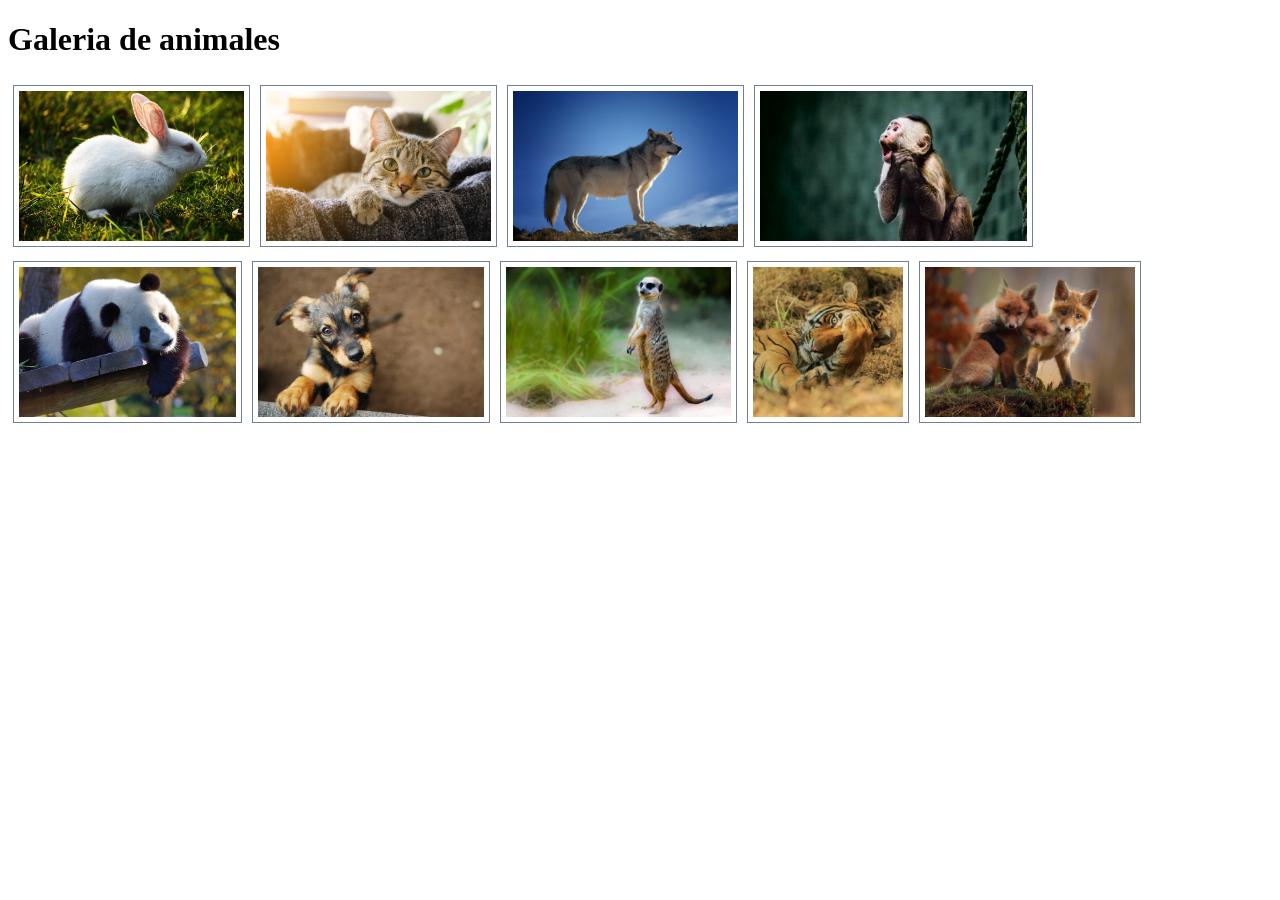
<file: LAB_TDAW_10_DiegoCastro/index.html>
<!DOCTYPE html>
<html lang="en">
<head>
    <meta charset="UTF-8">
    <meta http-equiv="X-UA-Compatible" content="IE=edge">
    <meta name="viewport" content="width=device-width, initial-scale=1.0">
    <link rel="stylesheet" href="styles/foto.css">
    <script src="scrips/foto-list.js" defer></script>
    <script src="scrips/foto.js" defer></script>
    <title>Fotos galeria</title>
</head>
<body>
    <h1>Galeria de animales</h1>
    <section id="album-view"></section>
    <section id="modal-view" class="hidden"></section>
</body>
</html>
</file>
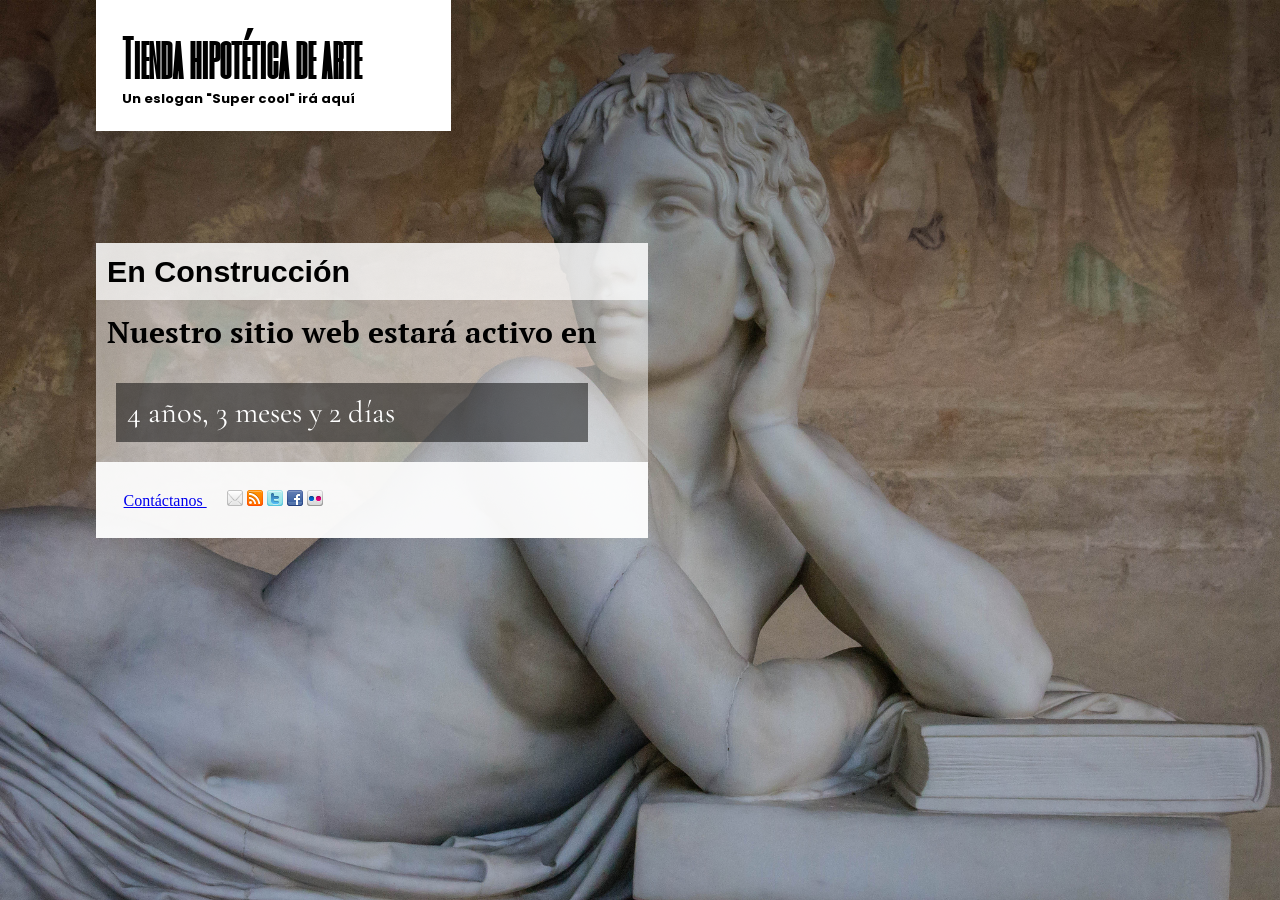
<file: LAB_TDAW_7_DiegoCastro/index.html>
<!DOCTYPE html>
<html>
<head>
  <meta charset="utf-8">
  <link rel="stylesheet" href="styles/reset.css">
  <link rel="stylesheet" href="styles/styles.css">
  <link rel="preconnect" href="https://fonts.googleapis.com">
<link rel="preconnect" href="https://fonts.gstatic.com" crossorigin>
<link href="https://fonts.googleapis.com/css2?family=Cormorant+Garamond:wght@700&family=PT+Serif:wght@700&family=Poppins:wght@200&family=Six+Caps&display=swap" rel="stylesheet"> 
  <title>Tienda hipotética de arte</title>
</head>
<body>
  <header>
    <h1>Tienda hipotética de arte</h1>
    <h2>Un eslogan "Super cool" irá aquí</h2>
  </header>
  <article>
    <h2>En Construcción</h2>
    <p>Nuestro sitio web estará activo en</p>
    <p>4 años, 3 meses y 2 días</p>
    <footer><a href="mailto:abc@abc.abc">Contáctanos </a>  &nbsp;&nbsp;&nbsp;&nbsp;
      <img src="images/social/email_16.png" alt="Correo a alguien" />
      <img src="images/social/rss_16.png" alt="Contenidos indicados" />
      <img src="images/social/twitter_16.png" alt="Comparte esto en Twitter" />
      <img src="images/social/facebook_16.png" alt="Comparte esto en Facebook" />
      <img src="images/social/flickr_16.png" alt="Ve esto en Flickr" />
    </footer>
  </article>
</body>
</html>
</file>
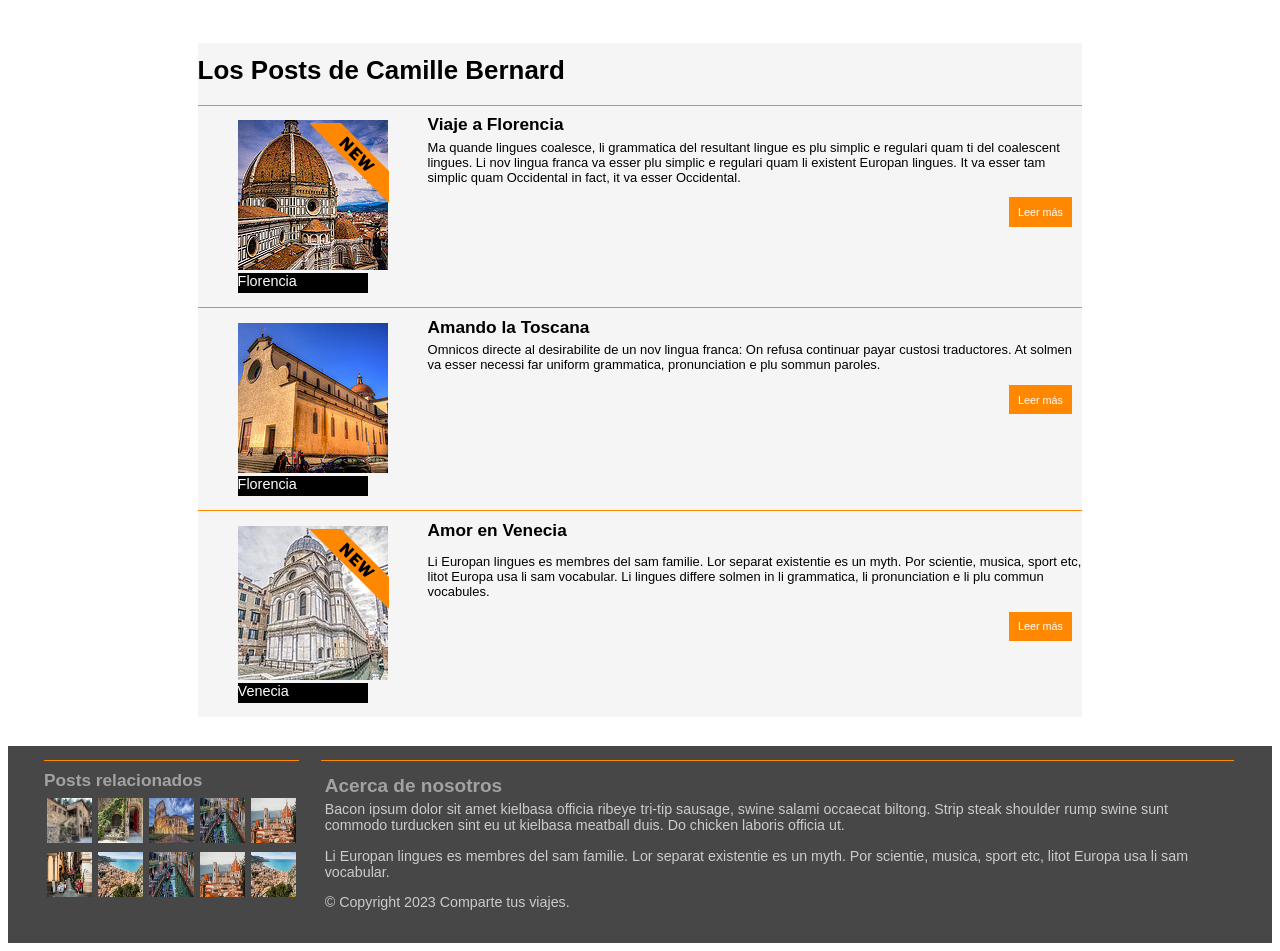
<file: LAB_TDAW_8_DiegoCastro/index.html>
<!DOCTYPE html>
<html>
<head lang="en">
   <meta charset="utf-8">
    <title>Mis viajes</title>

   <link rel="stylesheet" href="styles/estilo.css" />
</head>
<body>

<article>
<h1>Los Posts de Camille Bernard</h1>
    
<div class="information">
   <figure>
      <img src="images/photo1.jpg" alt=""/>
      <figcaption>Florencia</figcaption>
      <img src="images/new.png" alt="" class="overimage"/>      
   </figure>
    
   <div>
      <h2>Viaje a Florencia</h2>
      <p>Ma quande lingues coalesce, li grammatica del resultant lingue es plu simplic e regulari quam ti del coalescent lingues. Li nov lingua franca va esser plu simplic e regulari quam li existent Europan lingues. It va esser tam simplic quam Occidental in fact, it va esser Occidental.</p>
      <div class="right">
         <a href="#" class="linkbutton">Leer más</a>
      </div>
       
   </div>
    
</div>

<div class="information">
   <figure>
      <img src="images/photo2.jpg" alt="" />
      <figcaption>Florencia</figcaption>
       
   </figure>
   <div>
      <h2>Amando la Toscana</h2>
      <p>Omnicos directe al desirabilite de un nov lingua franca: On refusa continuar payar custosi traductores. At solmen va esser necessi far uniform grammatica, pronunciation e plu sommun paroles.</p>
      <div class="right">
         <a href="#" class="linkbutton">Leer más</a>
      </div>
       
   </div>
    
</div>

<div class="information">
   <figure>
      <img src="images/photo3.jpg" alt="" />
      <figcaption>Venecia</figcaption>
      <img src="images/new.png" alt="" class="overimage"/>      
   </figure>
    
   <div>
      <h2>Amor en Venecia</h2>
      <p><p>Li Europan lingues es membres del sam familie. Lor separat existentie es un myth. Por scientie, musica, sport etc, litot Europa usa li sam vocabular. Li lingues differe solmen in li grammatica, li pronunciation e li plu commun vocabules.</p>
      <div class="right">
         <a href="#" class="linkbutton">Leer más</a>
        
      </div> 
       
   </div>
    
</div>


</article>
<footer>
   <div class="footer">
      <h2>Posts relacionados</h2>
      <div>
      <img src="images/small/1.jpg" /><img src="images/small/2.jpg"  /><img src="images/small/3.jpg"  /><img src="images/small/4.jpg" /><img src="images/small/5.jpg" />
          <br/>
<img src="images/small/6.jpg" /><img src="images/small/7.jpg" /><img src="images/small/8.jpg" /><img src="images/small/9.jpg" /><img src="images/small/10.jpg" />      
      </div>
   </div>  
    
   <div class="footerSection">
      <h2>Acerca de nosotros</h2>
      <p>Bacon ipsum dolor sit amet kielbasa officia ribeye tri-tip sausage, swine salami occaecat biltong. Strip steak shoulder rump swine sunt commodo turducken sint eu ut kielbasa meatball duis. Do chicken laboris officia ut. </p>
      <p>Li Europan lingues es membres del sam familie. Lor separat existentie es un myth. Por scientie, musica, sport etc, litot Europa usa li sam vocabular.</p>
      <p>&copy; Copyright 2023 Comparte tus viajes.
       </p>
   </div>
    

   
</footer>
</body>
</html>
</file>
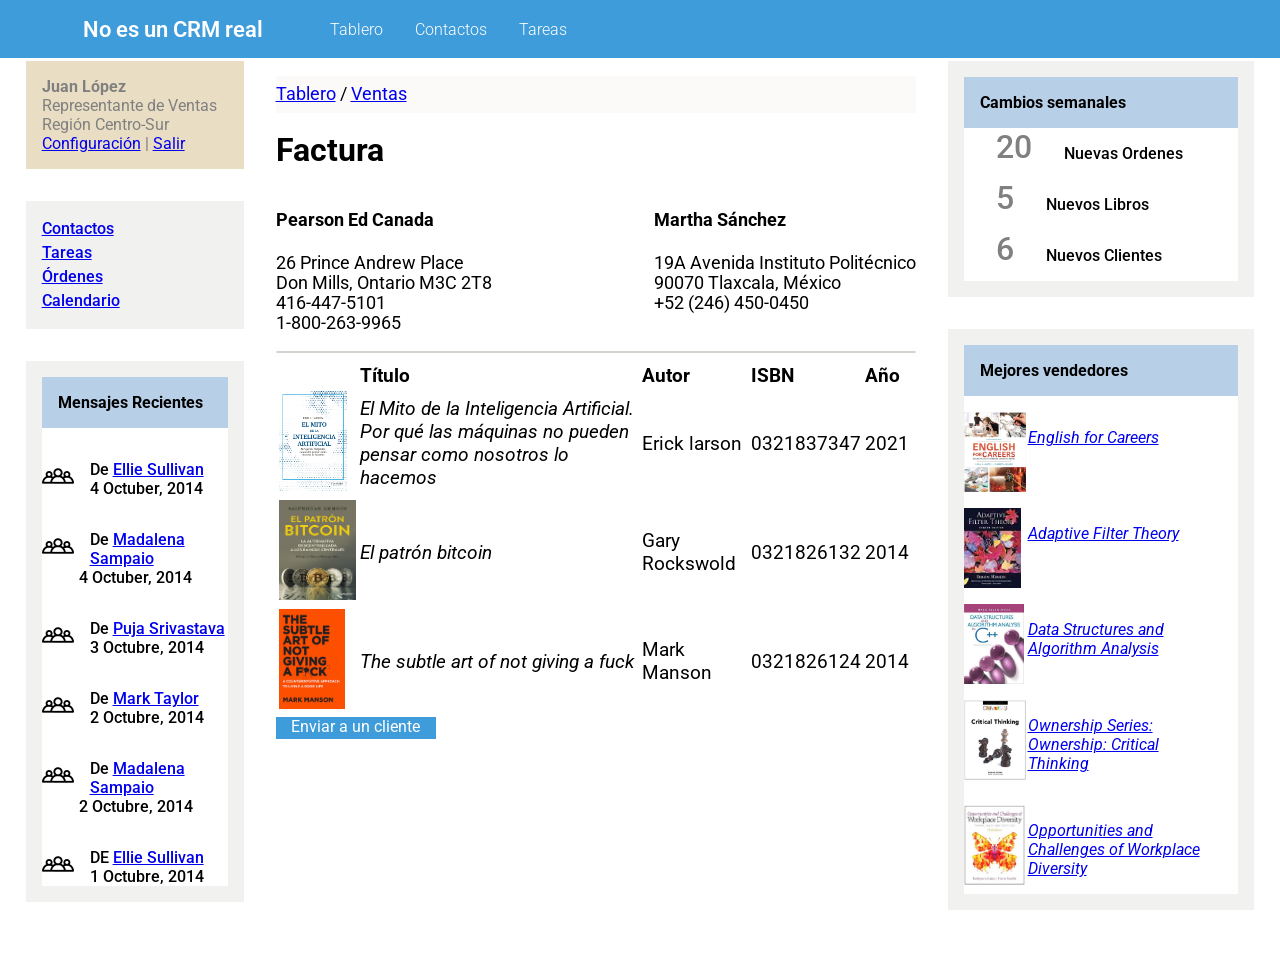
<file: LAB_TDAW_9_DiegoCastro/index.html>
<!DOCTYPE html>
<html>

<head lang="en">
  <meta charset="utf-8">
  <title>CRM</title>
  <link rel="stylesheet" href="styles/reset.css" />
  <link rel="stylesheet" href="styles/styles.css" />
  <link rel="preconnect" href="https://fonts.googleapis.com">
  <link rel="preconnect" href="https://fonts.gstatic.com" crossorigin>
  <link href="https://fonts.googleapis.com/css2?family=Roboto:wght@100;300;400;500;700;900&display=swap"
    rel="stylesheet">
</head>

<body>
  <header>
    <a href="#">No es un CRM real</a>
    <nav>
      <ul>
        <li><a href="#">Tablero</a></li>
        <li><a href="#">Contactos</a></li>
        <li><a href="#">Tareas</a></li>
      </ul>
    </nav>
  </header>

  <main>
    <div class="izq">
      <div class="izq__info">
        <strong>Juan López</strong>
        <span>
          <br>
          Representante de Ventas Región Centro-Sur
          <br>
        </span>
        <a href="#">Configuración</a> | <a href="#">Salir</a>
      </div>
      <nav class="izq__nabvar">
        <ul>
          <li><a href="#">Contactos</a></li>
          <li><a href="#">Tareas</a></li>
          <li><a href="#">Órdenes</a></li>
          <li><a href="#">Calendario</a></li>
        </ul>
      </nav>
      <span>

      </span>
      <div class="izq__Menssage">
        <div class="izq__men-titulo">
          <h3>Mensajes Recientes</h3>
        </div>

        <div class="izq__men-contenido">
          <ul>
            <li><img src="image/icon.png">
              <p>De <a href="#">Ellie Sullivan</a>
                <br />4 Octuber, 2014
              </p>
            </li>
            <li><img src="image/icon.png">
              <p>De <a href="#">Madalena Sampaio</a>
                <br />4 Octuber, 2014
              </p>
            </li>
            <li><img src="image/icon.png">
              <p>De <a href="#">Puja Srivastava</a>
                <br />3 Octubre, 2014
              </p>
            </li>
            <li><img src="image/icon.png">
              <p>De <a href="#">Mark Taylor</a>
                <br />2 Octubre, 2014
              </p>
            </li>
            <li><img src="image/icon.png">
              <p>De <a href="#">Madalena Sampaio</a>
                <br /> 2 Octubre, 2014
              </p>
            </li>
            <li><img src="image/icon.png">
              <p>DE <a href="#">Ellie Sullivan</a>
                <br />1 Octubre, 2014
              </p>
            </li>
          </ul>
        </div>

      </div>
    </div>
    <div class="mid">
      <div class="mid__opciones">
        <a href="#">Tablero</a> / <a href="#">Ventas</a>
      </div>
      <span>
        <h2>Factura</h2>
      </span>
      <div class="mid__info">
        <div class="mid__info-left">
          <h4>Pearson Ed Canada</h4> 26 Prince Andrew Place
          <br /> Don Mills, Ontario M3C 2T8
          <br /> 416-447-5101
          <br /> 1-800-263-9965
        </div>

        <div class="mid__info_right">
          <h4>Martha Sánchez</h4> 19A Avenida Instituto Politécnico
          <br /> 90070 Tlaxcala, México
          <br /> +52 (246) 450-0450
        </div>
      </div>


      <hr>
      <table>
        <thead>
          <tr>
            <th></th>
            <th scope="col">Título</th>
            <th scope="col">Autor</th>
            <th scope="col">ISBN</th>
            <th scope="col">Año</th>
            <th></th>
          </tr>
        </thead>
        <tbody>
          <tr>
            <td><img src="image/photo1.jpg" height="100px" /></td>

            <td><em>El Mito de la Inteligencia Artificial. Por qué las máquinas no pueden pensar como nosotros lo
                hacemos</em></td>
            <td>Erick larson</td>
            <td>0321837347</td>
            <td>2021</td>
          </tr>
          <tr>
            <td><img src="image/photo2.jpg" height="100px" /></td>
            <td><em>El patrón bitcoin</em></td>
            <td>Gary Rockswold</td>
            <td>0321826132</td>
            <td>2014</td>
          </tr>

          <tr>
            <td><img src="image/photo3.jpg" height="100px" /></td>
            <td><em>The subtle art of not giving a fuck</em></td>
            <td>Mark Manson</td>
            <td>0321826124</td>
            <td>2014</td>
          </tr>

        </tbody>
      </table>
      <div class="mid__contenido-boton">
        <p><a href="#">Enviar a un cliente</a></p>
      </div>

    </div>

    <aside class="der">
      <div class="der__cambios">
        <div class="der__cambios-titulo">
          <h3>Cambios semanales</h3>
        </div>
        <div class="der__cambios-contenido">
          <ul>
            <li><span>20</span>
              <p>Nuevas Ordenes</p>
            </li>
            <li><span>5</span>
              <p>Nuevos Libros</p>
            </li>
            <li><span>6</span>
              <p>Nuevos Clientes</p>
            </li>
          </ul>
        </div>
      </div>

      <div class="der__vendidos">
        <div class="der__vendidos-titulo">
          <h3>Mejores vendedores</h3>
        </div>
        <div class="der__vendidos-contenido">
          <ul>
            <li>
              <img src="image/photo4.jpg" height="80px" />
              <p><em><a href="#">English for Careers</a></em></p>
            </li>
            <li>
              <img src="image/photo5.jpg" height="80px" />
              <p><em><a href="#">Adaptive Filter Theory</a></em></p>
            </li>
            <li>
              <img src="image/photo6.jpg" height="80px" />
              <p><em><a href="#">Data Structures and Algorithm Analysis</a></em></p>
            </li>
            <li>
              <img src="image/photo7.jpg" height="80px" />
              <p><em><a href="#">Ownership Series: Ownership: Critical Thinking</a></em></p>
            </li>
            <li>
              <img src="image/photo8.jpg" height="80px" />
              <p><em><a href="#">Opportunities and Challenges of Workplace Diversity</a></em></p>
            </li>
          </ul>
        </div>

      </div>
    </aside>

  </main>

</body>

</html>
</file>
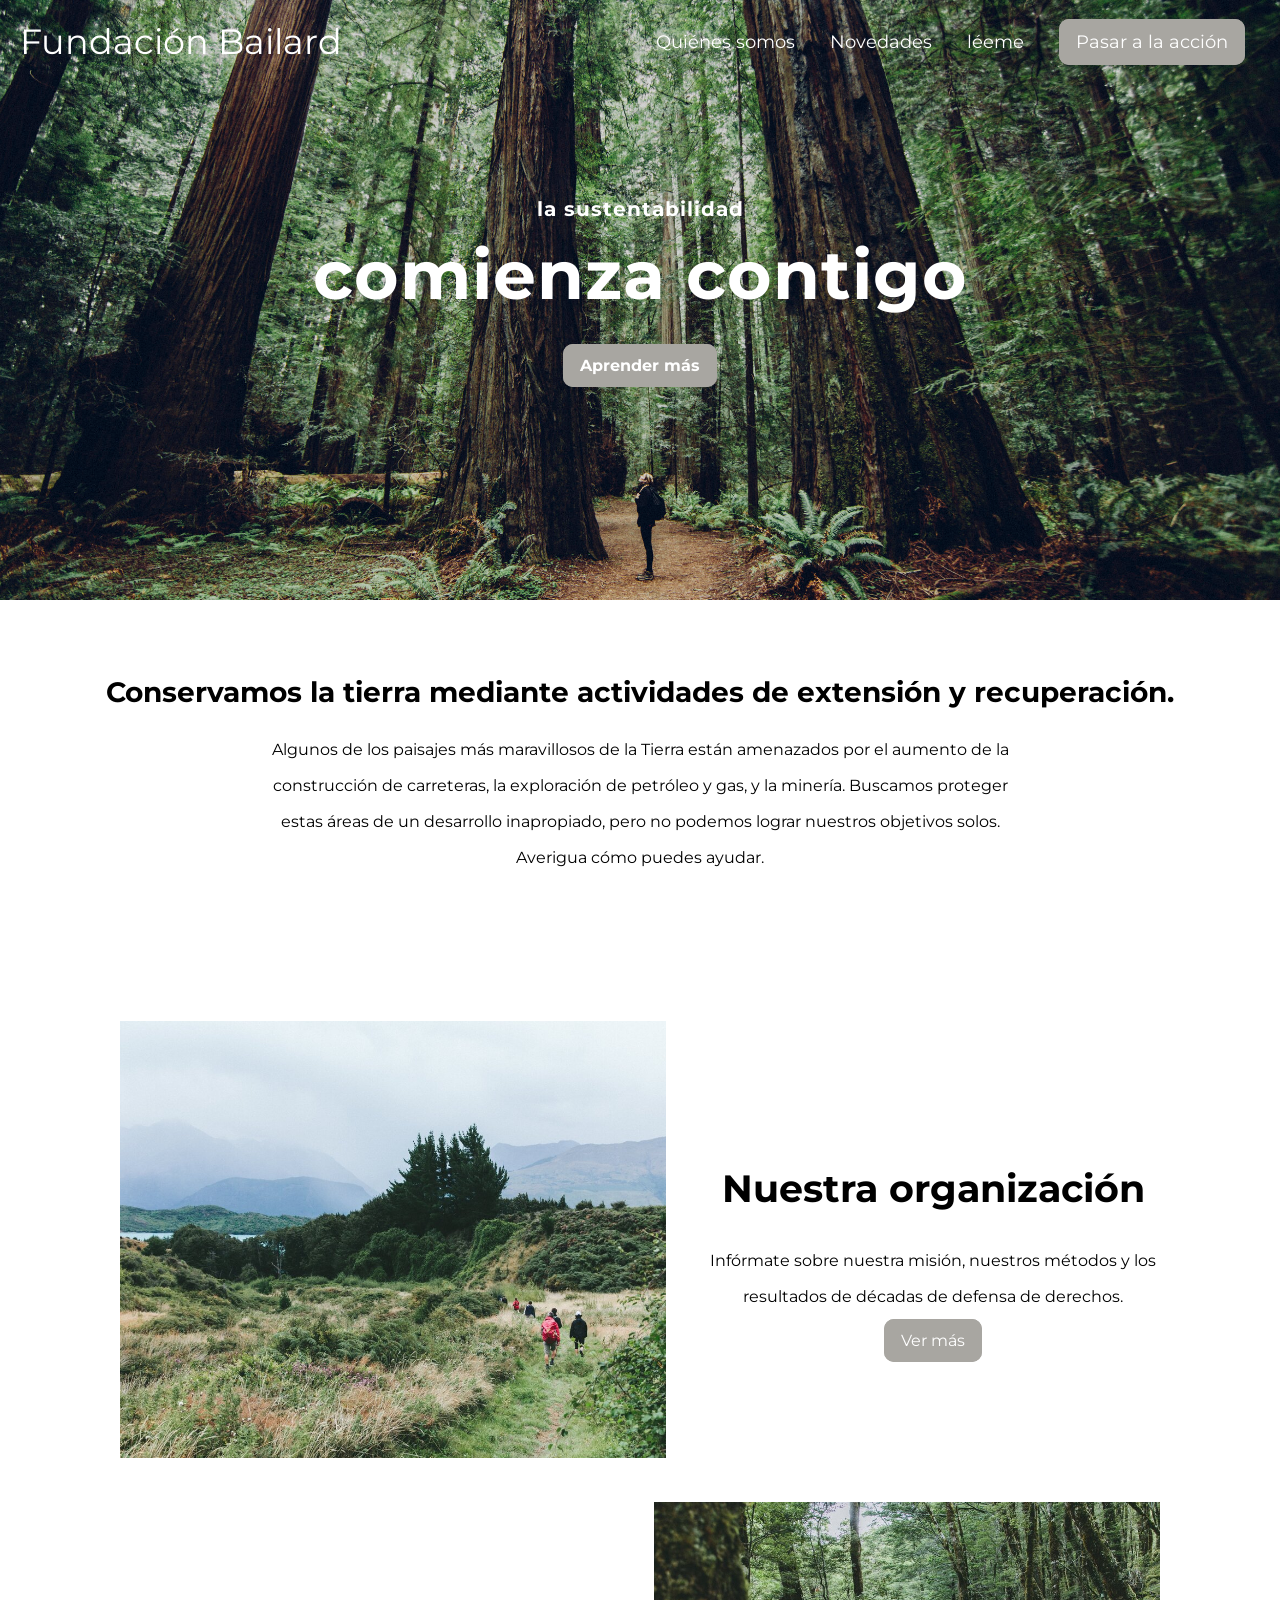
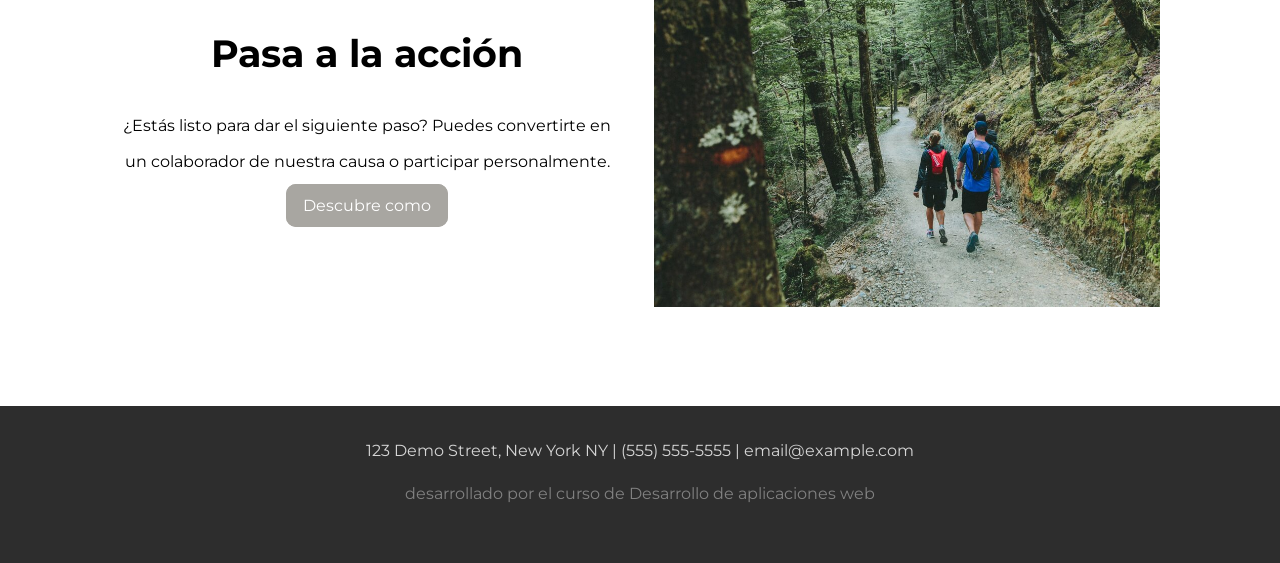
<file: TAR_TDAW_7_DiegoCastro/index.html>
<!DOCTYPE html>
<html lang="en" dir="ltr">
  <head>
    <meta charset="utf-8">
    <meta name="viewport" content="width=device-width, initial-scale=1">
    <title>Plantilla Bailard</title>
    <link rel="stylesheet" href="css/ejercicio3.css">
    <link href="https://fonts.googleapis.com/css2?family=Montserrat:wght@300&display=swap" rel="stylesheet">
    <link rel="shortcut icon" type="image/x-icon" href="https://assets.squarespace.com/universal/default-favicon.ico"/>
  </head>
  <body>
    <header>
      <nav>
        <div id="logo">
           Fundación Bailard
        </div>
        <div id="links">
            <a>Quiénes somos</a>
            <a>Novedades</a>
            <a>léeme</a>
            <a class="button">Pasar a la acción</a>
        </div>
        <div id="menu">
          <!-- Un hack para crear un menú de "hamburguesa" -->
          <div></div>
          <div></div>
          <div></div>
        </div>
      </nav>
      <h1>
        <em>la sustentabilidad</em><br/>
        <strong>comienza contigo</strong><br/>
        <a class="button">Aprender más</a>
      </h1>
    </header>
     <section>
       <div id="main">
         <h1>Conservamos la tierra mediante actividades de extensión y recuperación.</h1>
         <p>
           Algunos de los paisajes más maravillosos de la Tierra están amenazados por el aumento de la construcción de carreteras, la exploración de petróleo y gas, y la minería. Buscamos proteger estas áreas de un desarrollo inapropiado, pero no podemos lograr nuestros objetivos solos. Averigua cómo puedes ayudar.
         </p>
        </div>
       <div id="details">
         <div>
           <img src="img/img1.jpg" alt="imagen 1">
         </div>
         <div>
           <h1>Nuestra organización</h1>
           <p>
              Infórmate sobre nuestra misión, nuestros métodos y los resultados de décadas de defensa de derechos.
           </p>
           <a class="button">Ver más</a>
         </div>
       </div>
       <div id="details">
         <div>
           <h1>Pasa a la acción</h1>
           <p>
              ¿Estás listo para dar el siguiente paso? Puedes convertirte en un colaborador de nuestra causa o participar personalmente.
           </p>
           <a class="button">Descubre como</a>
         </div>
         <div>
           <img src="img/img2.jpg" alt="imagen 1">
         </div>
       </div>
    </section>
    <footer>
      <address>123 Demo Street, New York NY   |   (555) 555-5555   |   email@example.com </address>
        <p>desarrollado por el curso de Desarrollo de aplicaciones web</p>
    </footer>
  </body>
</html>
</file>
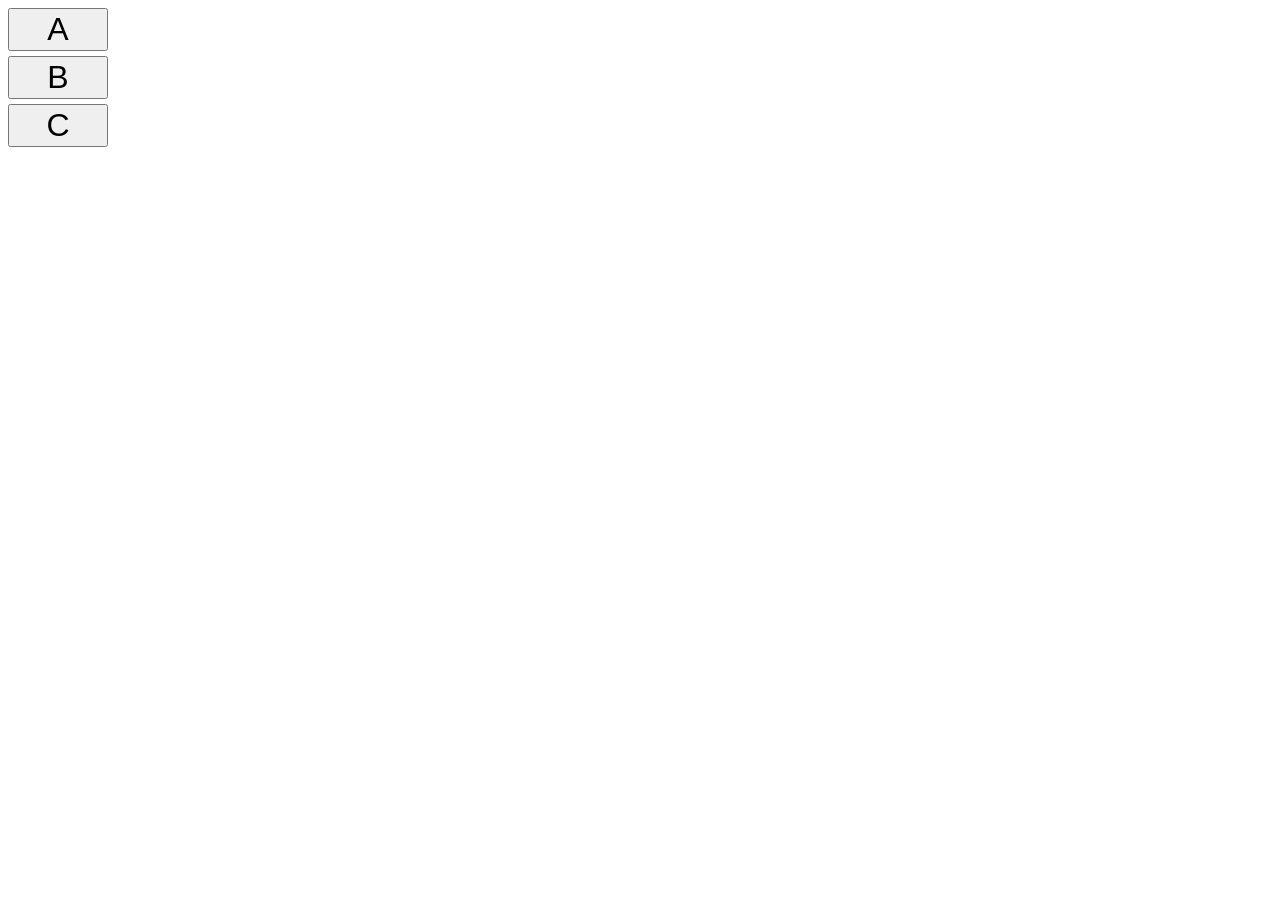
<file: TAR_TDAW_9_DiegoCastro/ejemplo13/index.html>
<!DOCTYPE html>
<html lang="en">

<head>
    <meta charset="UTF-8">
    <meta http-equiv="X-UA-Compatible" content="IE=edge">
    <meta name="viewport" content="width=device-width, initial-scale=1.0">
    <link rel="stylesheet" href="styles.css">
    <script src="js/boton.js" defer></script>
    <script src="js/menu.js" charset="utf-8" defer></script>
    <title>Document</title>
</head>

<body>
    <div id="menu"></div>
    <h1 id="estatus"></h1>
</body>

</html>
</file>
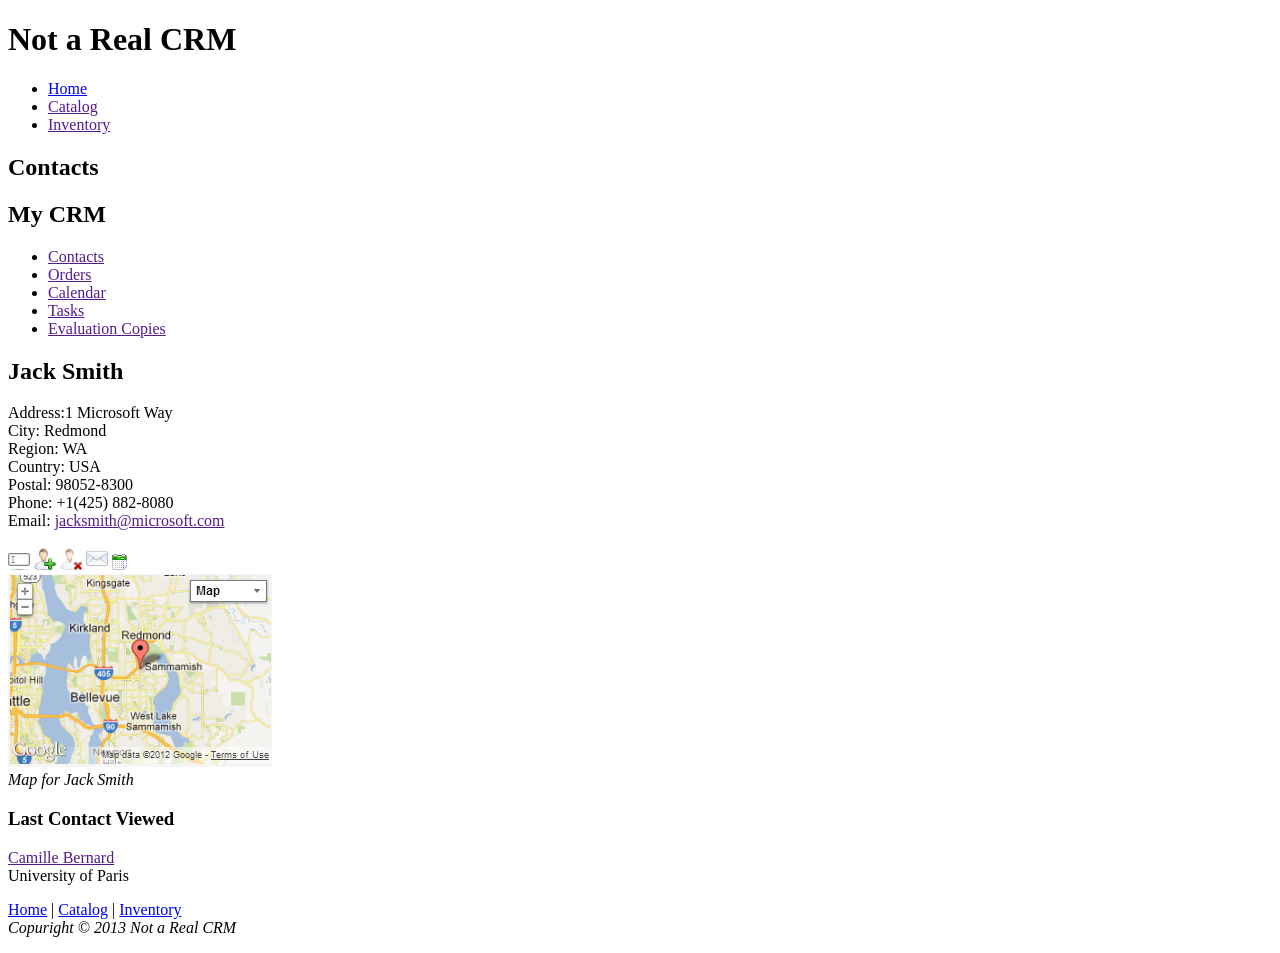
<file: LAB_TDAW_3_DiegoCastro/ejercicio2.html>
<!doctype html>

<html>

<head>
  <title>Not a Real CRM</title>
  <meta charset="UTF-8">
  <meta name="viewport" content="initial-scale=1.0">
</head>

<body>
  <header>
    <h1>Not a Real CRM</h1>
  </header>

  <nav>
    <ul>
      <li><a href="#home">Home</a></li>
      <li><a href="">Catalog</a></li>
      <li><a href="">Inventory</a></li>
    </ul>
  </nav>

  <main>
    <article>
      <h2>Contacts</h2>
    </article>

    <aside>
      <h2>My CRM</h2>
      <ul>
        <li><a href="">Contacts</a></li>
        <li><a href="">Orders</a></li>
        <li><a href="">Calendar</a></li>
        <li><a href="">Tasks</a></li>
        <li><a href="">Evaluation Copies</a></li>
      </ul>
    </aside>

    <section class="Information">
      <div class="Information_JackSmith">
        <h2>Jack Smith</h2>
        Address:1 Microsoft Way <br>
        City: Redmond <br>
        Region: WA <br>
        Country: USA <br>
        Postal: 98052-8300 <br>
        Phone: +1(425) 882-8080 <br>
        Email: <a href="">jacksmith@microsoft.com</a>
      </div>

      <div class="Redes_JackSmith">
        <br>
        <img src="images2/edit.png" alt="edit this contact" title="edit this contact">
        <img src="images2/add.png" alt="Add a new contact" title="Add a new contact">
        <img src="images2/delete.png" alt="delete this contact" title="delete this contact">
        <img src="images2/email.png" alt="email the contact" title="email the contact">
        <img src="images2/appointment.png" alt="appointment" title="appointment">
        <br>

        <span class="Map_JackSmith">
          <img src="images2/jack-smith-map.png" alt="Jack Smith map" title="Jack Smith map">
        </span>

        <br>
        <em>Map for Jack Smith</em>
      </div>

      <div class="LastContact">
        <h3>Last Contact Viewed</h3>
        <p><a href="">Camille Bernard</a><br>University of Paris</p>
      </div>
    </section>

  </main>

  <footer>
    <p id="home"><a href="#">Home</a> | <a href="#">Catalog</a> | <a href="#">Inventory</a><br>
      <em>Copuright &copy; <time>2013</time> Not a Real CRM</em>
    </p>
  </footer>
</body>

</html>
</file>
<file: LAB_TDAW_10_DiegoCastro/styles/foto.css>
#album-view img{
    border: 1px solid slategray;
    margin: 5px;
    padding: 5px;
    height: 150px;
}

#modal-view{
    position: absolute;
    top: 0;
    left: 0;
    height: 100vh;
    width: 100vw;

    background-color: rgba(0, 0, 0, 0.9);
    z-index: 2;

    display: flex;
    justify-content: center;
    align-items: center;
}
#modal-view img{
    max-height: 100%;
    max-width: 100%;
}

#modal-view.hidden{
    display: none;
}

.no-scroll{
    overflow: hidden;
}
</file>
<file: LAB_TDAW_7_DiegoCastro/styles/styles.css>
body{
    background: url("../images/art-background4.jpg");
    background-repeat: no-repeat;
    background-size: cover;
    background-attachment: fixed;
}

header{
    background-color: white;
    width: 19rem;
    height: 5rem;
    margin: 0em 3em 6em 6em;
    align-items: center;
    padding: 2%;
}
header h1{
    font-family: 'Six Caps', sans-serif;
    font-size: 3rem;
}
header h2{
    font-family: 'Poppins', sans-serif;
    font-size: 13px;
}

article{
    width: 34.5rem;
    height: 100%;
    margin: 7em 3em 6em 6em;
    align-items: center;
    background: rgb(255, 255, 255, .5);
}
article h2{
    background: rgb(255, 255, 255, .7);
    padding: 2%;
    font-family: 'PT Sans', sans-serif;
    font-size: 1.9rem;
}

article p{
    padding: 2%;
}
article>p:nth-child(2){
  font-family: 'PT Serif', serif;
  background: rgb(255, 255, 255, 0);
  font-size: 1.9rem;
  font-weight: 700;
}
article>p:nth-child(3){
  font-family: 'Cormorant Garamond', serif;
  background-color: rgba(0, 0, 0, 0.5);
  color: white;
  font-size: 1.9rem;
  padding: 2%;
  width: 50vh;
  margin: 20px;
}

footer{
    background: rgb(255, 255, 255, .9);
    padding: 5%;
}
</file>
<file: LAB_TDAW_8_DiegoCastro/styles/estilo.css>
h1, h2, h3, p, body div{
    padding: 0;
    margin: 0;
    font-family: Tahoma, Helvetica, sans-serif;
}
*{
    box-sizing: border-box;
}
body{
    background-color: white;
}
h1{
    font-size: 1.8em;
    margin: 0.25em 0 0.25em 0;
    padding: 0.5em 0 0.5em 0;
}
h2{
    font-size: 1.2em;
    margin: 0.5em 0 0.25em 0;
}
body, p{
    font-size: 0.9em;
}
p{
    margin-bottom: 1em;
}
article{
    background-color: #f5f5f5;
    width: 70%;
    margin: 3em auto 1em auto;
}
article div{
    clear: right;
}
figure{
    position: relative;
    float: left;
}
figcaption{
    width: 143px;
    background-color: black;
    color: white;
    height: 20px;
    position: relative;
    max-width: 130px;
    left: 0;
    padding-right: 0.5em;
}
.overimage{
    position: absolute;
    top: 3px;
    left: 1px;
}
.information{
    overflow: auto;
    border-top: solid 1px  #ff8800;
}
.linkbutton{
    background-color: #FF8800;
    color: white;
    text-decoration: none;
    font-size: 0.75em;
    float: right;
    padding: 0.8em;
    margin-right: 1em;
}
footer{
    background-color: #474747;
    color: #cbcbcb;
    min-width: 100%;
    margin-top: 2em;
    padding: 1em;
}
footer h2{
    color: #a4a1a1;
}
.footer{
    margin: 0 1.5em 0 1.5em;
    float: left;
    border-top: solid 1px  #ff8800;
    max-width: 100%;
}
.footer img{
    margin: 3px;
    width: 45px;
    height: 45px;
}
.footerSection{
    margin-right: 1.5em;
    padding: 0.26em;
    overflow: hidden;
    min-width: 70%;
    border-top: solid 1px  #ff8800;
    font-size: 1.1em;
}
</file>
<file: LAB_TDAW_9_DiegoCastro/styles/styles.css>
* {
    font-family: 'Roboto', sans-serif;
}

header {
    background-color: #3e9cdb;
    list-style-type: none;
    flex-direction: row;
    display: flex;
    justify-content: start;
    align-items: center;
    padding: 1em;
    font-family: 'Roboto', sans-serif;
    max-width: 100%;
}

header a {
    color: #ffff;
    text-decoration: none;
}

header>a:nth-child(1) {
    font-size: 1.4em;
    padding: 0 3em;
    font-weight: 600;
}

header ul {
    list-style-type: none;
    white-space: nowrap;
    flex-wrap: wrap;
    display: flex;
    font-size: 1em;
    font-weight: 300;
    gap: 2em;
}

main {
    display: flex;
    flex-direction: row;
    height: 100vh;
}

.izq {
    background-color: white;
    max-width: 25%;
    font-size: 1rem;
    padding-top: 0.2em;
    margin-left: 2%;
}

.izq__info {
    background-color: #e9ddc3;
    padding: 1em;
    color: grey;
}

.izq__nabvar {
    background-color: #f1f1f0;
    padding: 1em;
    margin: 2em 0;

}

.izq__nabvar ul {
    list-style-type: none;
    font-size: 1em;
    font-weight: 500;
    vertical-align: baseline;
    line-height: 1.5;
}

.izq__Menssage {
    background-color: #f1f1f0;
    padding: 1em;
}

.izq__men-titulo {
    background-color: #b7cfe7;
    width: 100%;
    height: 3%;
    font-size: 1em;
}

.izq__men-titulo h3 {
    padding: 1em;
}

.izq__men-contenido {
    background-color: #ffff;
    display: flex;
    flex-direction: column;
    justify-content: center;

}

.izq__men-contenido ul {
    list-style-type: none;
    font-size: 1em;
    font-weight: 500;
    vertical-align: baseline;
}

.izq__men-contenido ul img {
    float: left;
    padding-right: 1em;
    padding-top: 2em;
}

.izq__men-contenido ul p {
    padding-left: 20%;
    padding-top: 2em;
}


.mid {
    background-color: white;
    margin: 0 2em;
    max-width: 50%;
}

.mid__opciones {
    background-color: #fcfaf8;
    margin: 1em 0;
    padding: 0.5em 0;
    font-size: 1.1rem;
}

.mid span {
    font-size: 2em;
    font-weight: 600;
    padding-top: 5em;
    margin-top: 5em;
}

.mid__info {
    width: 100%;
    float: left;
    padding: 1em 0;
    font-size: 1.1em;
}

.mid__info-left {
    float: left;
}

.mid__info_right {
    float: right;
}

hr {
    border: 1.5px solid #d3d3cd;
    border-radius: 300px;
    height: 0px;
    text-align: center;
}

th {
    font-size: 1.2em;
    text-align: left;
}

td {
    font-size: 1.2em;
}
.mid__contenido-boton{
    background: #3e9cdb;
    display: block;
    width: 10em;
    height: 1.4em;
    text-align: center;
    color: white;
    
}
.mid__contenido-boton a{
    color: white;
    text-decoration: none;
}

.der {
    max-width: 25%;
    margin-right: 2%;
}

.der__cambios {
    background-color: #f1f1f0;
    padding: 1em;
    margin: 0.2em 0 2em 0;
}

.der__cambios-titulo{
    background-color: #b7cfe7;
    width: 100%;
    height: 3%;
    font-size: 1em;
}

.der__cambios-titulo h3 {
    padding: 1em; 
}

.der__cambios-contenido {
    background-color: #ffff;
    display: flex;
    flex-direction: column;
    justify-content: center;
}

.der__cambios-contenido ul {
    list-style-type: none;
    font-size: 1em;
    font-weight: 500;
}
.der__cambios-contenido span{
    float:inline-start;
    margin: 0 1em;
    font-size: 2em;
    clear:left;
    color: grey;
}
.der__cambios-contenido ul p {
    padding: 1em;
}

.der__vendidos {
    background-color: #f1f1f0;
    padding: 1em;
}

.der__vendidos-titulo {
    background-color: #b7cfe7;
    width: 100%;
    height: 3%;
    font-size: 1em;
}

.der__vendidos-titulo h3 {
    padding: 1em;
}

.der__vendidos-contenido {
    background-color: #ffff;
    display: flex;
    flex-direction: column;

}
.der__vendidos-contenido ul img {
    float: left;
    padding-top: 1em;
    clear:left;
}
.der__vendidos-contenido ul {
    list-style-type: none;
    margin: 0;
    padding: 0;
 }
 .der__vendidos-contenido li {
    float: left;
    clear:left;
    
 }
 .der__vendidos-contenido li p {
    display: block;
    padding: 2em 1em 1em 4em;
    margin: 0;
 }
</file>
<file: TAR_TDAW_7_DiegoCastro/css/ejercicio3.css>
body{
  font-family: 'Montserrat', sans-serif;
  margin: 0;
}
/*agregar un media query para el body
y definir el tamaño de letra para el cuerpo
font-size: 16px;*/
@media (max-width: 500px) {
  body {
    font-size: 14px;
  }
}

header nav {
  padding: 20px;
  color: white;
  /*agregar un tamaño de fuente relativo*/
  font-size: .875em;
  display: flex;
  justify-content: space-between;
  align-items: center;

  position: absolute;
  top: 0;
  left: 0;
  right: 0
}

header {
  background-image: url("../img/header.jpg");
  background-size:cover;
  background-position: center;
  height: 600px;

  position: relative;
  display: flex;
  flex-direction: column;
  align-items: center;
  justify-content: center;

  color: white;
}

@media (max-width: 1000px) {
  header {
    height: 500px;
  }
  nav a.button {
    text-align: center;
    line-height: 2em;
    padding: 5px ;
    display: block; 
  }
}

@media (max-width: 800px) {
  header h1 {
    margin-top: 4rem;
  }

  #links>a:nth-child(3){
    text-align: center;
    display: block; 
  }
}


@media (max-width: 700px) {
  header{
    font-size: 15px;
  }
  header h1{
    margin-top: 14rem;
  }
  #links>a:nth-child(3), #links>a:nth-child(2){
    text-align: center;
    display: block; 
  }
  #details {
    flex-direction: column;
  }
}

@media (max-width: 550px) {
  #links>a:nth-child(4){
    font-size: 14px;
  }

}

/*cambiar el tamaño del encabezado para dispositivos moviles*/
@media (max-width: 500px) {
  header {
    height: 300px;
    line-height: 1.5;
  }
  header h1{
    margin-top: 4rem;
  }
}

#logo{
  /*font-size: 40px;*/
  font-size: 2.5em;
}

#links{
  font-size: 18px;
}

#links a {
  margin: 15px;
}

a {
  cursor: pointer;
}

a.button {
  background-color: #a8a6a1;
  padding: 10px 15px;
  border: 2px solid #a8a6a1;
  border-radius: 10px;
}

a.button:hover {
  background-color: rgba(255,255,255,0.5);
  color: white;
}

header h1 {
  /* cambiar el tamaño de la fuente que sea relativo*/
  text-align: center;
  font-size: 1em;
  line-height: 1.5;
}

header h1 em {
  /*font-size: 20px;*/
  font-size: 1.25em;
  font-style: normal;
  letter-spacing: 1px;
}

header h1 strong {
  font-style: normal;
  /*font-size: 68px;*/
  font-size: 4.25em;
  letter-spacing: 1px;
}

/*agregar un media querie*/
@media (max-width: 700px) {
  header {
    height: 400px;
  }
  header h1{
    margin-top: 10rem;
  }
  header h1 strong {
    font-size: 2em;
    letter-spacing: 4px;
  }
}

header h1 a {
  /*font-size: 18px;
  cambiar el tamaño de la fuente*/
  font-size: 1em;
}
header h1 a.button{
  line-height: 5;
}

section {
  margin: 75px 100px;
  text-align: center;
}
/*agregar un media query*/
@media (max-width: 600px) {
  section {
    margin: 40px 10px;
  }
}

#main p {
  margin-left: auto;
  margin-right: auto;
  margin-bottom: 125px;
  width: 70%;
}

#main h1 {
  /*font-size: 38px;*/
  font-size: 1.75em;
}


p {
  /*line-height: 36px;*/
   line-height: 2.25em;
}

footer {
  background-color: rgb(45,45, 45);
  color: rgba(255, 255, 255, .8);
  padding: 35px;
  text-align: center;
}

footer p {
  color: rgba(255, 255, 255, .4);
}

address {
  font-style: normal;
}

#details div {
  /*  width: calc(50% - 10px);
    margin: 50px 0;*/
   flex-grow: 1;
   padding: 20px;
}

#details {
 display: flex;
 justify-content: space-between;
 align-items: center;
}

/*agregar un media query para organizar las imagenes
como columnas y modificar la forma en que se calcula
#details div*/
@media (max-width: 500px) {
  #details {
    flex-direction: column;
  }
}

#details img {
  width: 100%;
}

#details h1 {
  font-size: 38px;
}

#details div a.button {
  color: white;
}

#details div a.button:hover {
  background-color: rgba(0,0,0,0.1);
  color: white;
}

/*crear un menu para moviles*/
#menu {
  display: none;
}

#menu div {
  width: 25px;
  height: 3px;
  background-color: white;
  margin: 5px 0;
}

@media (max-width: 500px) {
  #links {
    display: none;
  }

  #menu {
    display: block;
  }
}
</file>
<file: TAR_TDAW_9_DiegoCastro/ejemplo13/styles.css>
button {
    display: block;
    font-size: 24pt;
    width: 100px;
    margin: 5px 0;
}
</file>
